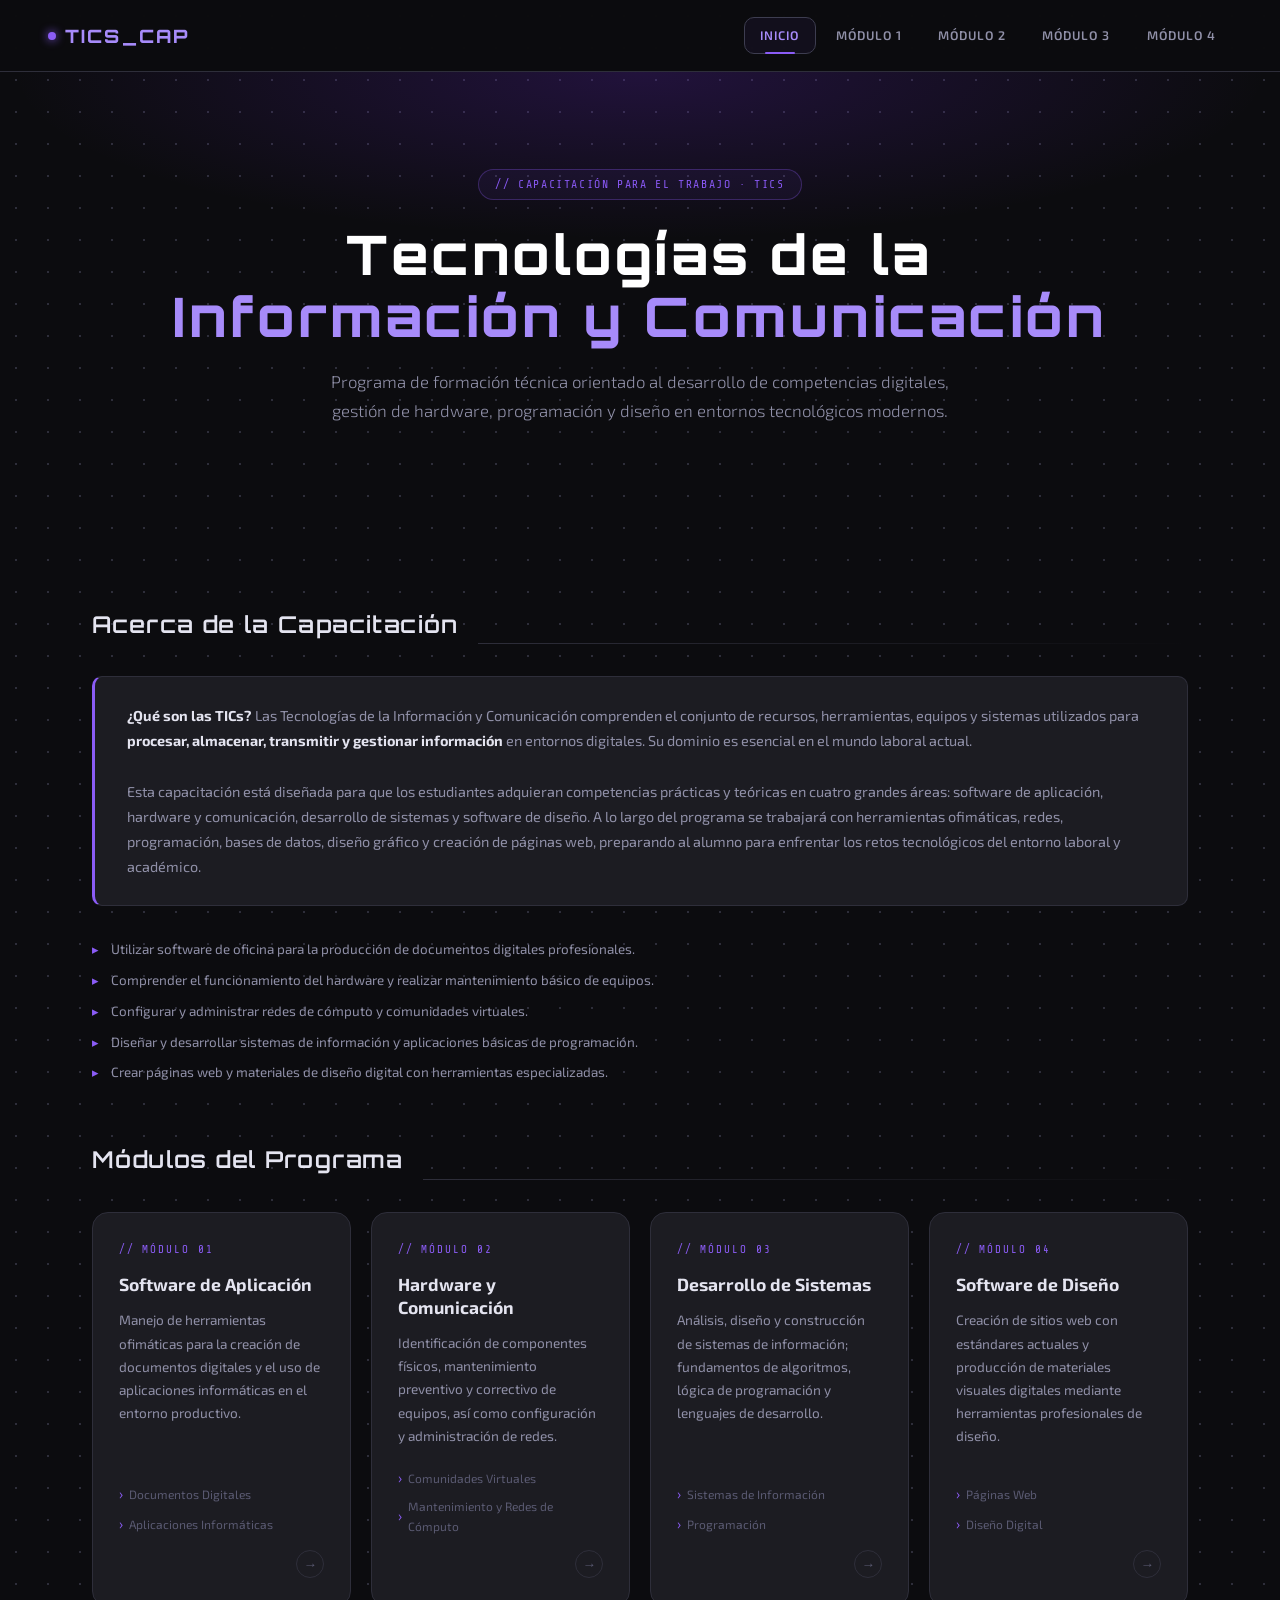
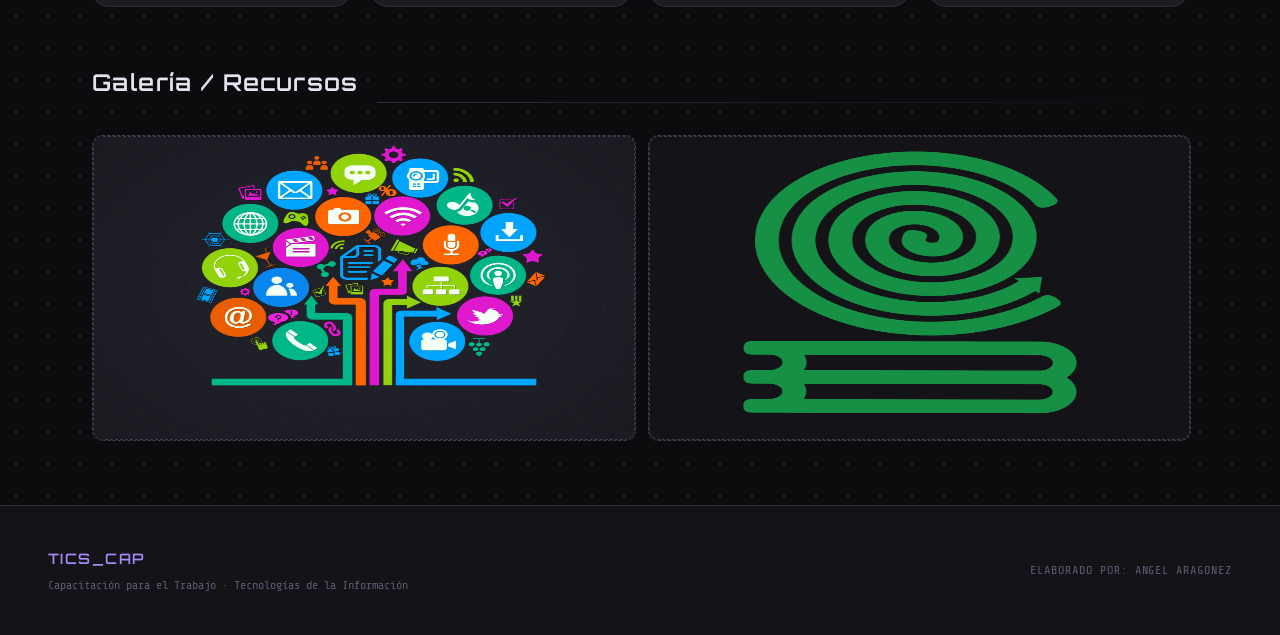
<file: index.html>
<!DOCTYPE html>
<html lang="es">
<head>
  <meta charset="UTF-8" />
  <meta name="viewport" content="width=device-width, initial-scale=1.0" />
  <title>Capacitación TICs — Inicio</title>
  <link rel="stylesheet" href="styles.css" />
</head>
<body>

  
  <header>
    <a class="header-logo" href="index.html">
      <span class="logo-dot"></span>
      TICS_CAP
    </a>
    <nav>
      <a href="index.html" class="active">Inicio</a>
      <a href="modulo1.html">Módulo 1</a>
      <a href="modulo2.html">Módulo 2</a>
      <a href="modulo3.html">Módulo 3</a>
      <a href="modulo4.html">Módulo 4</a>
    </nav>
  </header>

  
  <div class="hero">
    <div class="hero-tag">// Capacitación para el Trabajo · TICs</div>
    <h1>Tecnologías de la<br><span>Información y Comunicación</span></h1>
    <p class="hero-sub">
      Programa de formación técnica orientado al desarrollo de competencias digitales,
      gestión de hardware, programación y diseño en entornos tecnológicos modernos.
    </p>
    
  </div>

  
  <main>

    
    

    
    <div class="section-header">
      <h2>Acerca de la Capacitación</h2>
      <div class="line"></div>
    </div>

    <div class="intro-block">
      <strong>¿Qué son las TICs?</strong> Las Tecnologías de la Información y Comunicación
      comprenden el conjunto de recursos, herramientas, equipos y sistemas utilizados
      para <strong>procesar, almacenar, transmitir y gestionar información</strong> en
      entornos digitales. Su dominio es esencial en el mundo laboral actual.<br><br>

      Esta capacitación está diseñada para que los estudiantes adquieran competencias
      prácticas y teóricas en cuatro grandes áreas: software de aplicación, hardware y
      comunicación, desarrollo de sistemas y software de diseño. A lo largo del programa
      se trabajará con herramientas ofimáticas, redes, programación, bases de datos,
      diseño gráfico y creación de páginas web, preparando al alumno para enfrentar
      los retos tecnológicos del entorno laboral y académico.
    </div>

    <ul class="obj-list">
      <li>Utilizar software de oficina para la producción de documentos digitales profesionales.</li>
      <li>Comprender el funcionamiento del hardware y realizar mantenimiento básico de equipos.</li>
      <li>Configurar y administrar redes de cómputo y comunidades virtuales.</li>
      <li>Diseñar y desarrollar sistemas de información y aplicaciones básicas de programación.</li>
      <li>Crear páginas web y materiales de diseño digital con herramientas especializadas.</li>
    </ul>

    
    <div class="section-header">
      <h2>Módulos del Programa</h2>
      <div class="line"></div>
    </div>

    <div class="modules-grid">

      
      <a class="module-card" href="modulo1.html">
        <span class="module-num">// MÓDULO 01</span>
        <h3>Software de Aplicación</h3>
        <p>Manejo de herramientas ofimáticas para la creación de documentos digitales y el uso de aplicaciones informáticas en el entorno productivo.</p>
        <div class="subjects">
          <span class="subject-pill">Documentos Digitales</span>
          <span class="subject-pill">Aplicaciones Informáticas</span>
        </div>
        <span class="card-arrow">→</span>
      </a>

      
      <a class="module-card" href="modulo2.html">
        <span class="module-num">// MÓDULO 02</span>
        <h3>Hardware y Comunicación</h3>
        <p>Identificación de componentes físicos, mantenimiento preventivo y correctivo de equipos, así como configuración y administración de redes.</p>
        <div class="subjects">
          <span class="subject-pill">Comunidades Virtuales</span>
          <span class="subject-pill">Mantenimiento y Redes de Cómputo</span>
        </div>
        <span class="card-arrow">→</span>
      </a>

      
      <a class="module-card" href="modulo3.html">
        <span class="module-num">// MÓDULO 03</span>
        <h3>Desarrollo de Sistemas</h3>
        <p>Análisis, diseño y construcción de sistemas de información; fundamentos de algoritmos, lógica de programación y lenguajes de desarrollo.</p>
        <div class="subjects">
          <span class="subject-pill">Sistemas de Información</span>
          <span class="subject-pill">Programación</span>
        </div>
        <span class="card-arrow">→</span>
      </a>

      
      <a class="module-card" href="modulo4.html">
        <span class="module-num">// MÓDULO 04</span>
        <h3>Software de Diseño</h3>
        <p>Creación de sitios web con estándares actuales y producción de materiales visuales digitales mediante herramientas profesionales de diseño.</p>
        <div class="subjects">
          <span class="subject-pill">Páginas Web</span>
          <span class="subject-pill">Diseño Digital</span>
        </div>
        <span class="card-arrow">→</span>
      </a>

    </div>

    
    <div class="section-header">
      <h2>Galería / Recursos</h2>
      <div class="line"></div>
    </div>

    <div class="img-grid-2">
      <div class="img-slot">
        <img src="las-Tic-1024x819.png" class ="img-slot" />
        
      </div>
      <div class="img-slot">
        <img src="Logotipo_COBACH.png" class="img-slot" />
        
      </div>
    </div>

  </main>

  
  <footer>
    <div class="footer-left">
      <span class="footer-brand">TICS_CAP</span>
      <span class="footer-sub">Capacitación para el Trabajo · Tecnologías de la Información</span>
    </div>
    <div class="footer-author">
      <label for="nombre-index">Elaborado por: Angel Aragonez</label>
      
    </div>
  </footer>

</body>
</html>
</file>
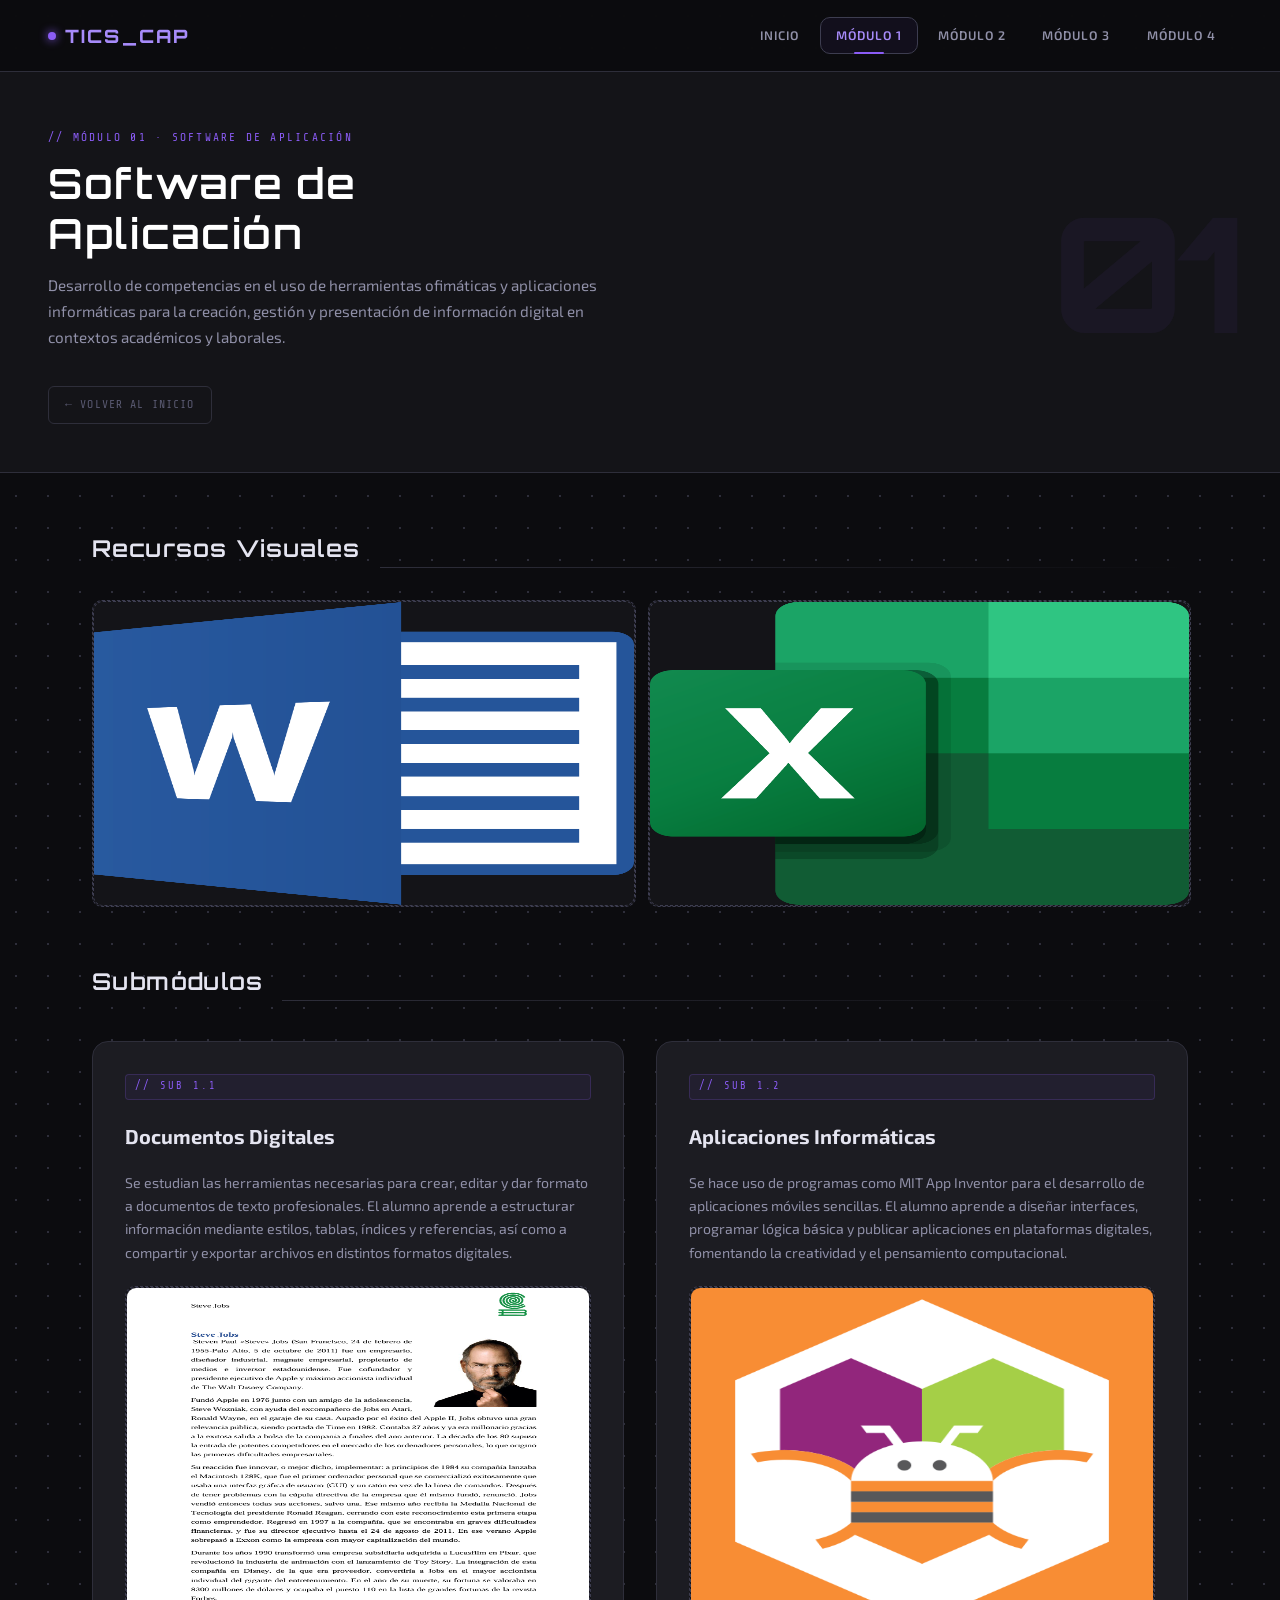
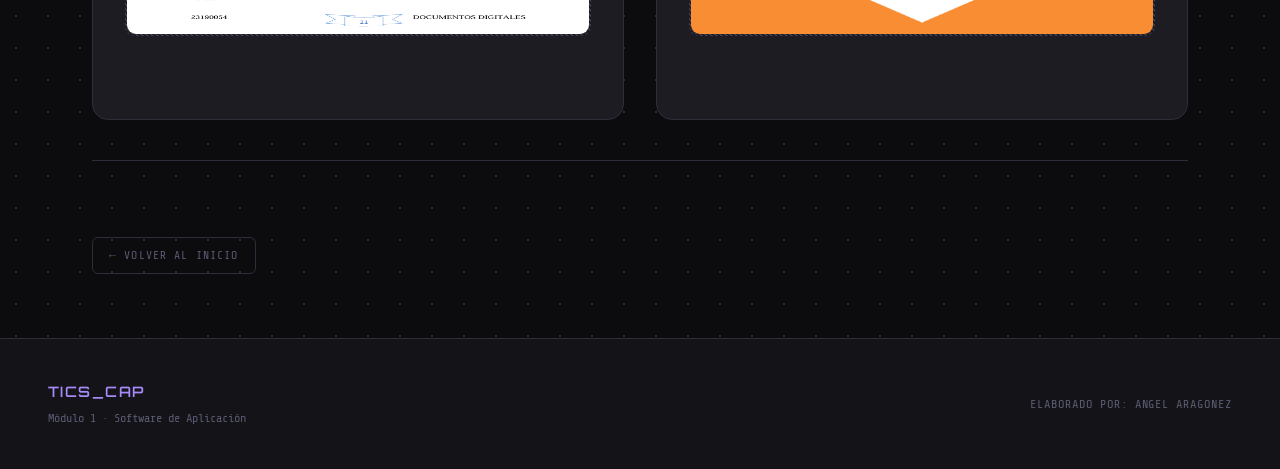
<file: modulo1.html>
<!DOCTYPE html>
<html lang="es">
<head>
  <meta charset="UTF-8" />
  <meta name="viewport" content="width=device-width, initial-scale=1.0" />
  <title>Módulo 1 — Software de Aplicación</title>
  <link rel="stylesheet" href="styles.css" />
</head>
<body>

  
  <header>
    <a class="header-logo" href="index.html">
      <span class="logo-dot"></span>
      TICS_CAP
    </a>
    <nav>
      <a href="index.html">Inicio</a>
      <a href="modulo1.html" class="active">Módulo 1</a>
      <a href="modulo2.html">Módulo 2</a>
      <a href="modulo3.html">Módulo 3</a>
      <a href="modulo4.html">Módulo 4</a>
    </nav>
  </header>

  
  <div class="module-hero" data-num="01">
    <span class="mh-tag">// Módulo 01 · Software de Aplicación</span>
    <h1>Software de<br>Aplicación</h1>
    <p>
      Desarrollo de competencias en el uso de herramientas ofimáticas y aplicaciones
      informáticas para la creación, gestión y presentación de información digital
      en contextos académicos y laborales.
    </p>
    <a class="back-link" href="index.html">← Volver al inicio</a>
  </div>

 
  <main>

    
    <div class="section-header">
      <h2>Recursos Visuales</h2>
      <div class="line"></div>
    </div>

    <div class="img-grid-2">
      <div class="img-slot">
        <img src="word.png" class="img-slot" />
        
      </div>
      <div class="img-slot">
        <img src="excel.png" class="img-slot" />
        
      </div>
    </div>

    
    <div class="section-header">
      <h2>Submódulos</h2>
      <div class="line"></div>
    </div>

    <div class="subjects-split">

      
      <div class="subject-block">
        <span class="subject-id">// SUB 1.1</span>
        <h2>Documentos Digitales</h2>
        <p>
          Se estudian las herramientas necesarias para crear, editar y dar formato a documentos
          de texto profesionales. El alumno aprende a estructurar información mediante estilos,
          tablas, índices y referencias, así como a compartir y exportar archivos en distintos
          formatos digitales.
        </p>

        
        <div class="img-slot small">
          <img src="documentos.png" class="img-slot small" />
          
        </div>

       
        <div class="weeks-section">
          

          
        </div>
      </div>

      
      <div class="subject-block">
        <span class="subject-id">// SUB 1.2</span>
        <h2>Aplicaciones Informáticas</h2>
        <p>
          Se hace uso de programas como MIT App Inventor para el desarrollo de aplicaciones móviles sencillas.
          El alumno aprende a diseñar interfaces, programar lógica básica y publicar aplicaciones en plataformas digitales,
          fomentando la creatividad y el pensamiento computacional.
        </p>

        
        <div class="img-slot small">
          <img src="MIT_app.png" class="img-slot small">
          
        </div>

        
        
      </div>

    </div>

    <hr class="divider" />
    <a class="back-link" href="index.html">← Volver al inicio</a>

  </main>

  
  <footer>
    <div class="footer-left">
      <span class="footer-brand">TICS_CAP</span>
      <span class="footer-sub">Módulo 1 · Software de Aplicación</span>
    </div>
    <div class="footer-author">
      <label for="nombre-m1">Elaborado por: Angel Aragonez</label>
      
    </div>
  </footer>

</body>
</html>
</file>
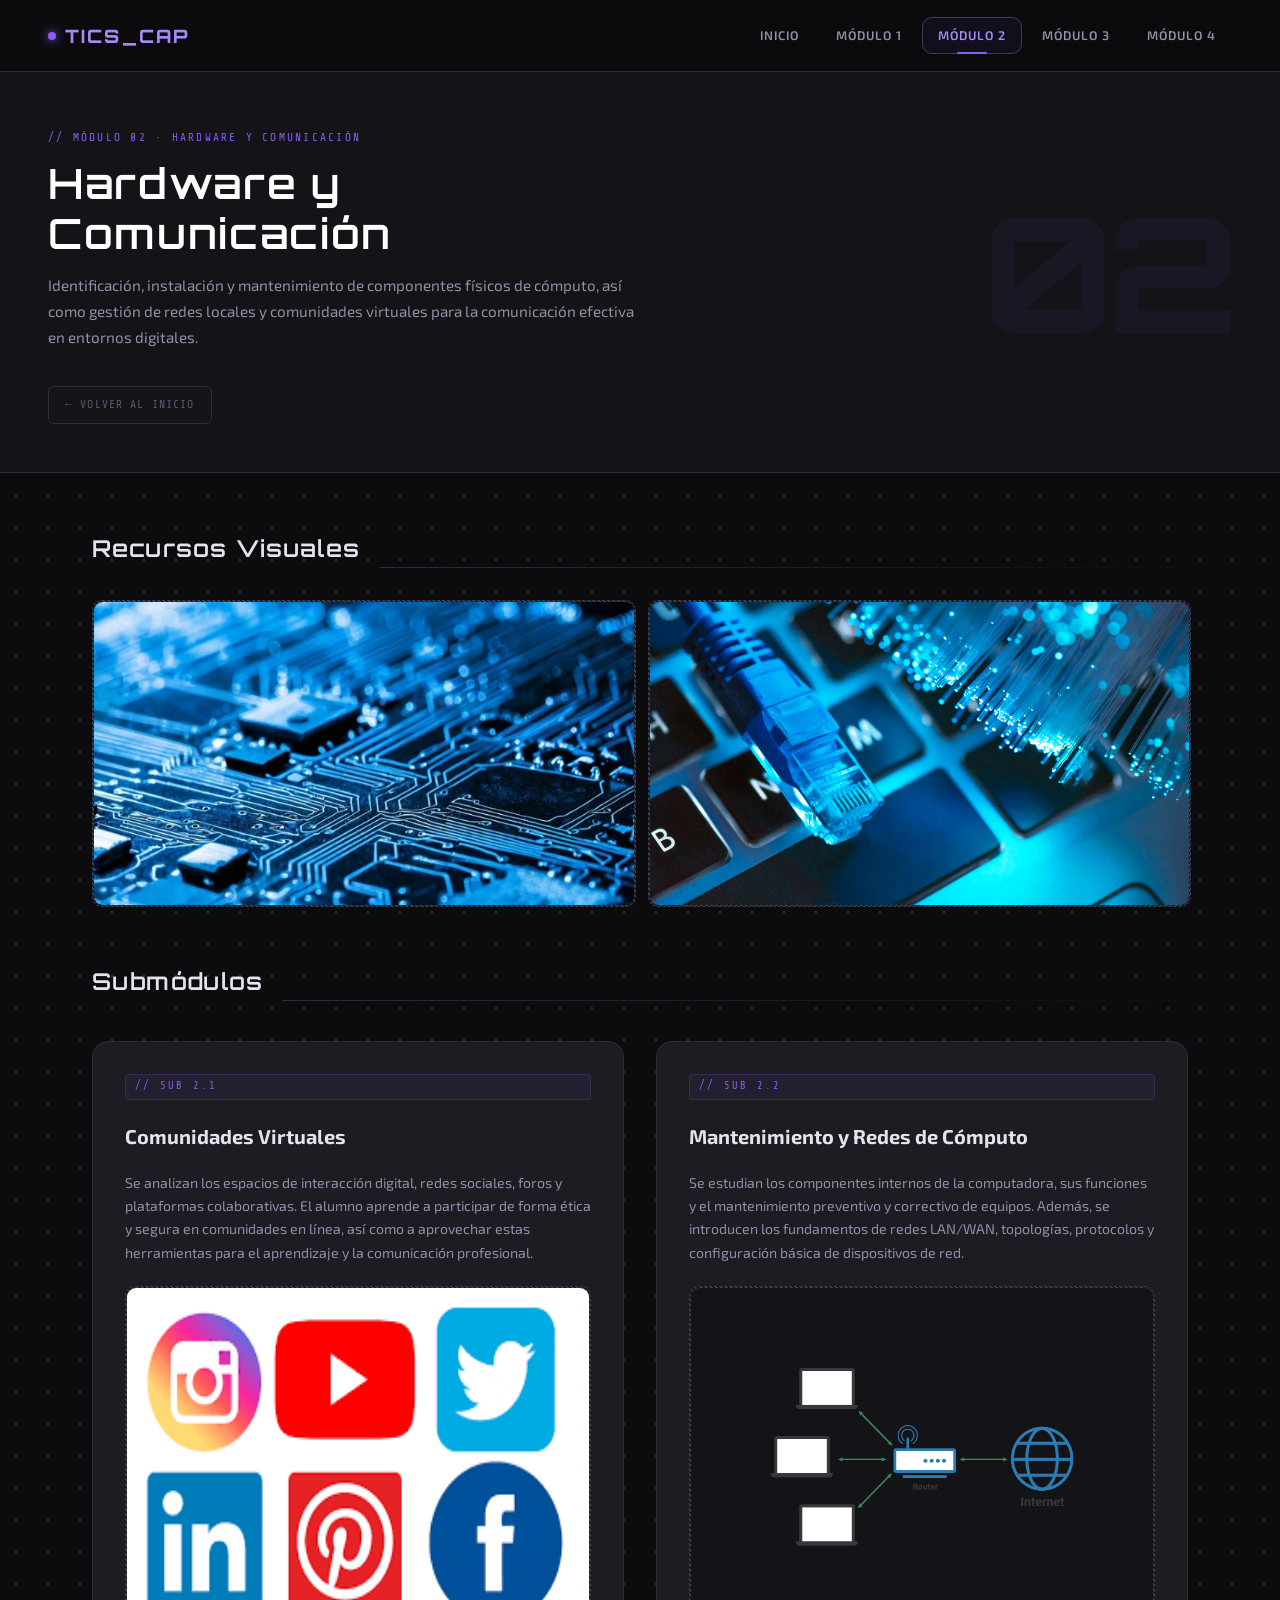
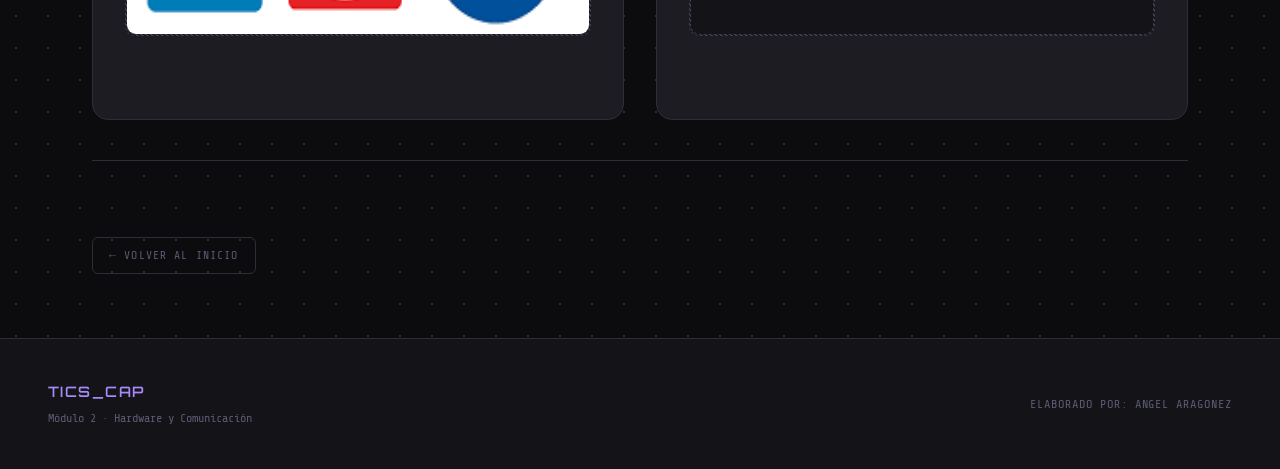
<file: modulo2.html>
<!DOCTYPE html>
<html lang="es">
<head>
  <meta charset="UTF-8" />
  <meta name="viewport" content="width=device-width, initial-scale=1.0" />
  <title>Módulo 2 — Hardware y Comunicación</title>
  <link rel="stylesheet" href="styles.css" />
</head>
<body>

  
  <header>
    <a class="header-logo" href="index.html">
      <span class="logo-dot"></span>
      TICS_CAP
    </a>
    <nav>
      <a href="index.html">Inicio</a>
      <a href="modulo1.html">Módulo 1</a>
      <a href="modulo2.html" class="active">Módulo 2</a>
      <a href="modulo3.html">Módulo 3</a>
      <a href="modulo4.html">Módulo 4</a>
    </nav>
  </header>

  
  <div class="module-hero" data-num="02">
    <span class="mh-tag">// Módulo 02 · Hardware y Comunicación</span>
    <h1>Hardware y<br>Comunicación</h1>
    <p>
      Identificación, instalación y mantenimiento de componentes físicos de cómputo,
      así como gestión de redes locales y comunidades virtuales para la comunicación
      efectiva en entornos digitales.
    </p>
    <a class="back-link" href="index.html">← Volver al inicio</a>
  </div>

 
  <main>

   
    <div class="section-header">
      <h2>Recursos Visuales</h2>
      <div class="line"></div>
    </div>

    <div class="img-grid-2">
      <div class="img-slot">
        <img src="hardware.jpg" class="img-slot" />
        
      </div>
      <div class="img-slot">
        <img src="redes.webp" class="img-slot" />
        
      </div>
    </div>

    
    <div class="section-header">
      <h2>Submódulos</h2>
      <div class="line"></div>
    </div>

    <div class="subjects-split">

      
      <div class="subject-block">
        <span class="subject-id">// SUB 2.1</span>
        <h2>Comunidades Virtuales</h2>
        <p>
          Se analizan los espacios de interacción digital, redes sociales, foros y
          plataformas colaborativas. El alumno aprende a participar de forma ética y
          segura en comunidades en línea, así como a aprovechar estas herramientas
          para el aprendizaje y la comunicación profesional.
        </p>

        
        <div class="img-slot small">
          <img src="redes sociales.png" class="img-slot small" />
          
        </div>

       
        <div class="weeks-section">
         
        </div>
      </div>

      
      <div class="subject-block">
        <span class="subject-id">// SUB 2.2</span>
        <h2>Mantenimiento y Redes de Cómputo</h2>
        <p>
          Se estudian los componentes internos de la computadora, sus funciones y el
          mantenimiento preventivo y correctivo de equipos. Además, se introducen los
          fundamentos de redes LAN/WAN, topologías, protocolos y configuración básica
          de dispositivos de red.
        </p>

        
        <div class="img-slot small">
          <img src="lan-diagrama.png" class="img-slot small" />
          
        </div>

        
        <div class="weeks-section">
          

            

          
        </div>
      </div>

    </div>

    <hr class="divider" />
    <a class="back-link" href="index.html">← Volver al inicio</a>

  </main>

  
  <footer>
    <div class="footer-left">
      <span class="footer-brand">TICS_CAP</span>
      <span class="footer-sub">Módulo 2 · Hardware y Comunicación</span>
    </div>
    <div class="footer-author">
      <label for="nombre-m2">Elaborado por: Angel Aragonez</label>
      
    </div>
  </footer>

</body>
</html>
</file>
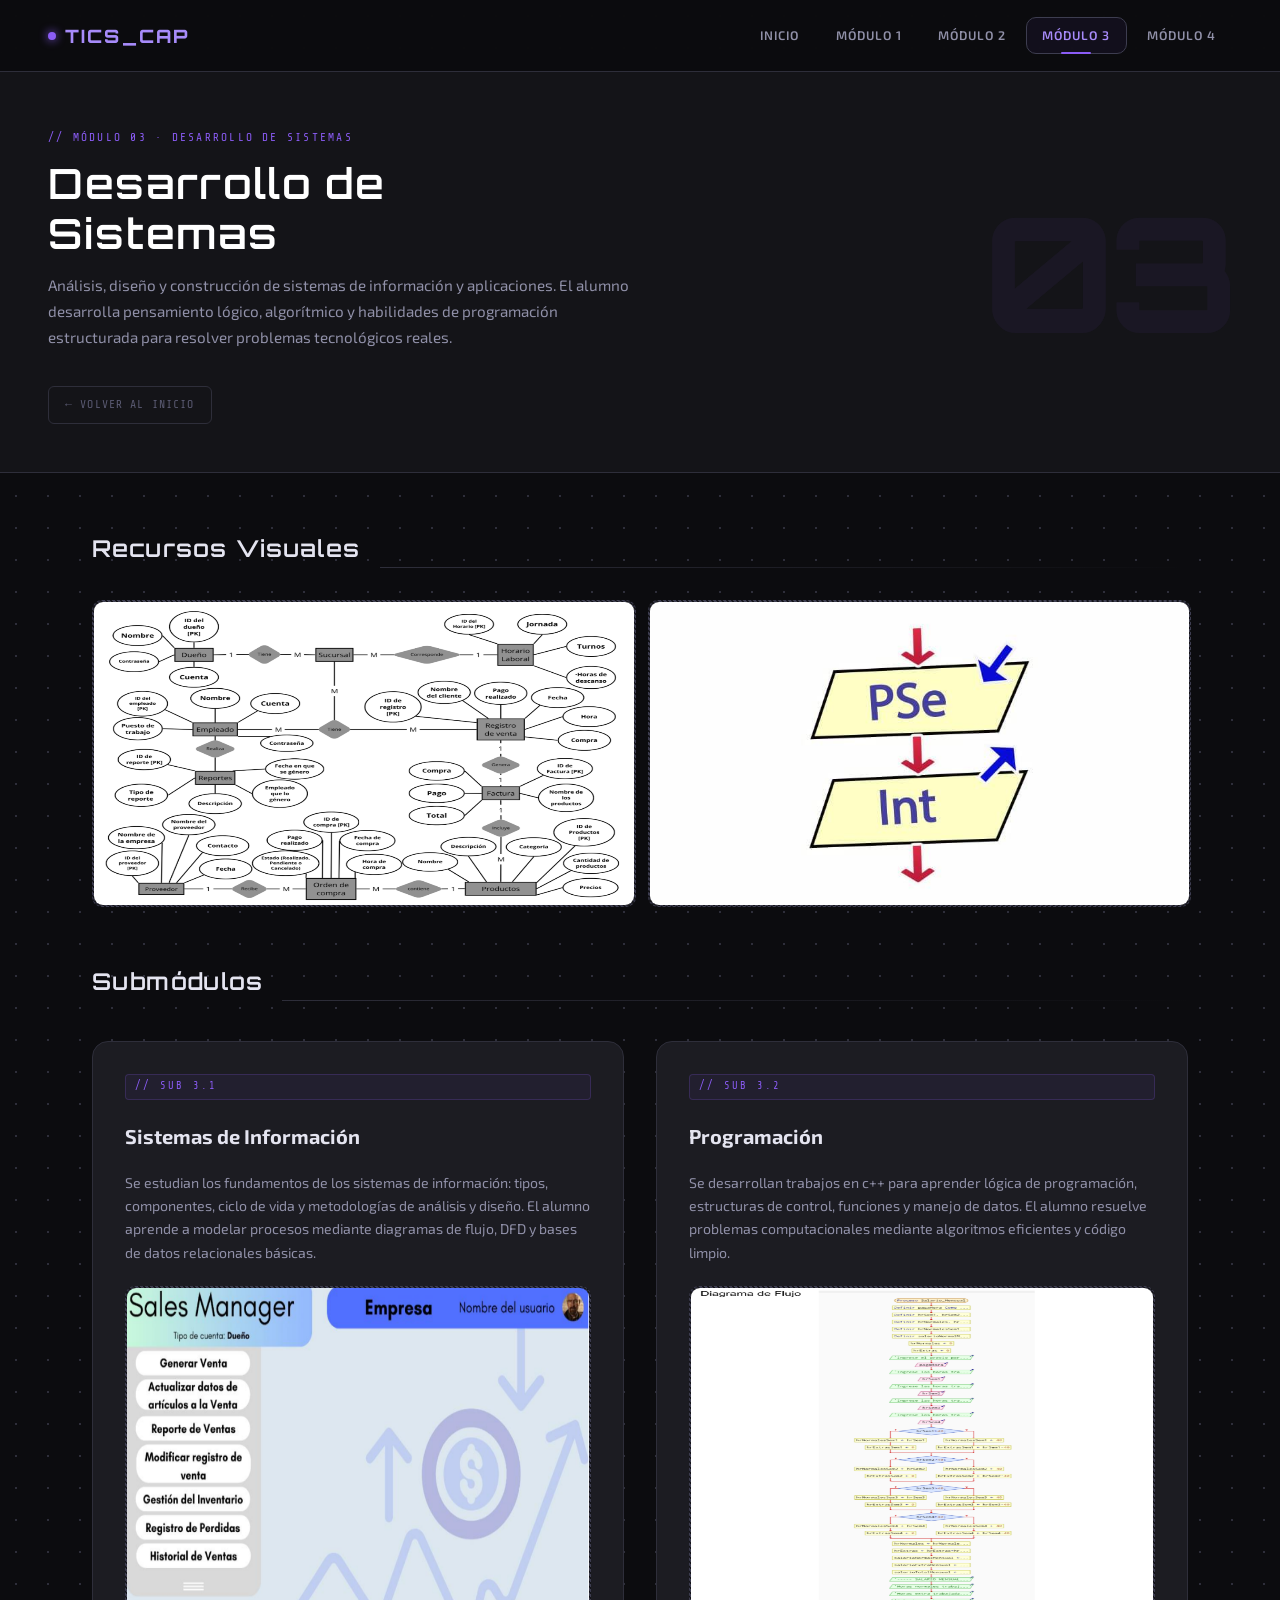
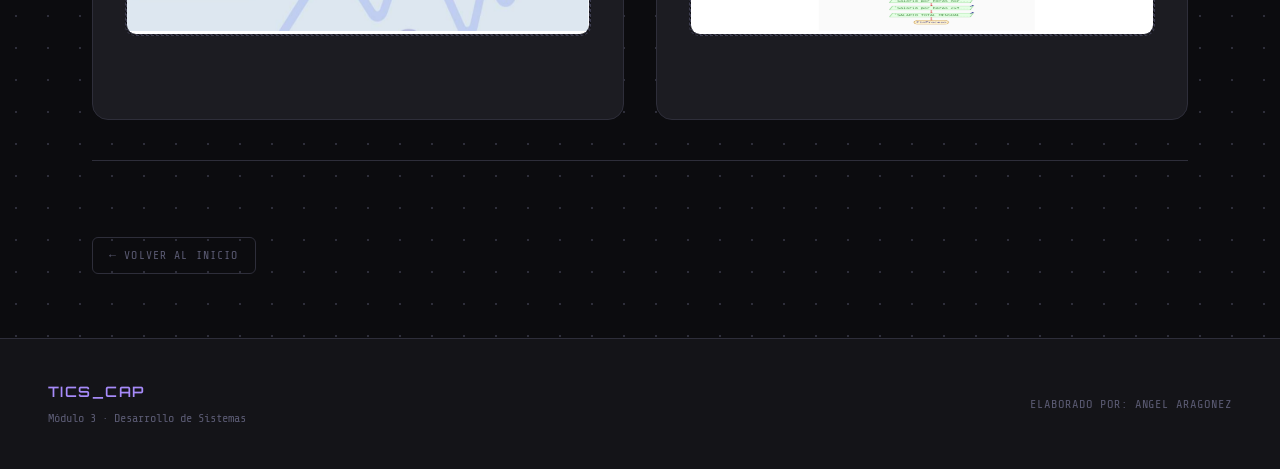
<file: modulo3.html>
<!DOCTYPE html>
<html lang="es">
<head>
  <meta charset="UTF-8" />
  <meta name="viewport" content="width=device-width, initial-scale=1.0" />
  <title>Módulo 3 — Desarrollo de Sistemas</title>
  <link rel="stylesheet" href="styles.css" />
</head>
<body>

  
  <header>
    <a class="header-logo" href="index.html">
      <span class="logo-dot"></span>
      TICS_CAP
    </a>
    <nav>
      <a href="index.html">Inicio</a>
      <a href="modulo1.html">Módulo 1</a>
      <a href="modulo2.html">Módulo 2</a>
      <a href="modulo3.html" class="active">Módulo 3</a>
      <a href="modulo4.html">Módulo 4</a>
    </nav>
  </header>

  
  <div class="module-hero" data-num="03">
    <span class="mh-tag">// Módulo 03 · Desarrollo de Sistemas</span>
    <h1>Desarrollo de<br>Sistemas</h1>
    <p>
      Análisis, diseño y construcción de sistemas de información y aplicaciones.
      El alumno desarrolla pensamiento lógico, algorítmico y habilidades de
      programación estructurada para resolver problemas tecnológicos reales.
    </p>
    <a class="back-link" href="index.html">← Volver al inicio</a>
  </div>

  
  <main>

    
    <div class="section-header">
      <h2>Recursos Visuales</h2>
      <div class="line"></div>
    </div>

    <div class="img-grid-2">
      <div class="img-slot">
        <img src="Modelo-IR.png" class="img-slot" />
        
      </div>
      <div class="img-slot">
        <img src="PSeint.jpg" class="img-slot" />
        
      </div>
    </div>

    
    <div class="section-header">
      <h2>Submódulos</h2>
      <div class="line"></div>
    </div>

    <div class="subjects-split">

      
      <div class="subject-block">
        <span class="subject-id">// SUB 3.1</span>
        <h2>Sistemas de Información</h2>
        <p>
          Se estudian los fundamentos de los sistemas de información: tipos, componentes,
          ciclo de vida y metodologías de análisis y diseño. El alumno aprende a modelar
          procesos mediante diagramas de flujo, DFD y bases de datos relacionales básicas.
        </p>

        
        <div class="img-slot small">
         <img src="SI.png" class="img-slot small" />
          
        </div>

        
        <div class="weeks-section">
          
        </div>
      </div>

      
      <div class="subject-block">
        <span class="subject-id">// SUB 3.2</span>
        <h2>Programación</h2>
        <p>
          Se desarrollan trabajos en c++ para aprender lógica de programación, estructuras de control, funciones y manejo de datos.
          El alumno resuelve problemas computacionales mediante algoritmos eficientes y código limpio.
        </p>

        
        <div class="img-slot small">
         <img src="flujo.png" class="img-slot small" />
          
        </div>

        <div class="weeks-section">
          
        
        </div>
      </div>

    </div>

    <hr class="divider" />
    <a class="back-link" href="index.html">← Volver al inicio</a>

  </main>

 
  <footer>
    <div class="footer-left">
      <span class="footer-brand">TICS_CAP</span>
      <span class="footer-sub">Módulo 3 · Desarrollo de Sistemas</span>
    </div>
    <div class="footer-author">
      <label for="nombre-m3">Elaborado por: Angel Aragonez</label>
     
    </div>
  </footer>

</body>
</html>
</file>
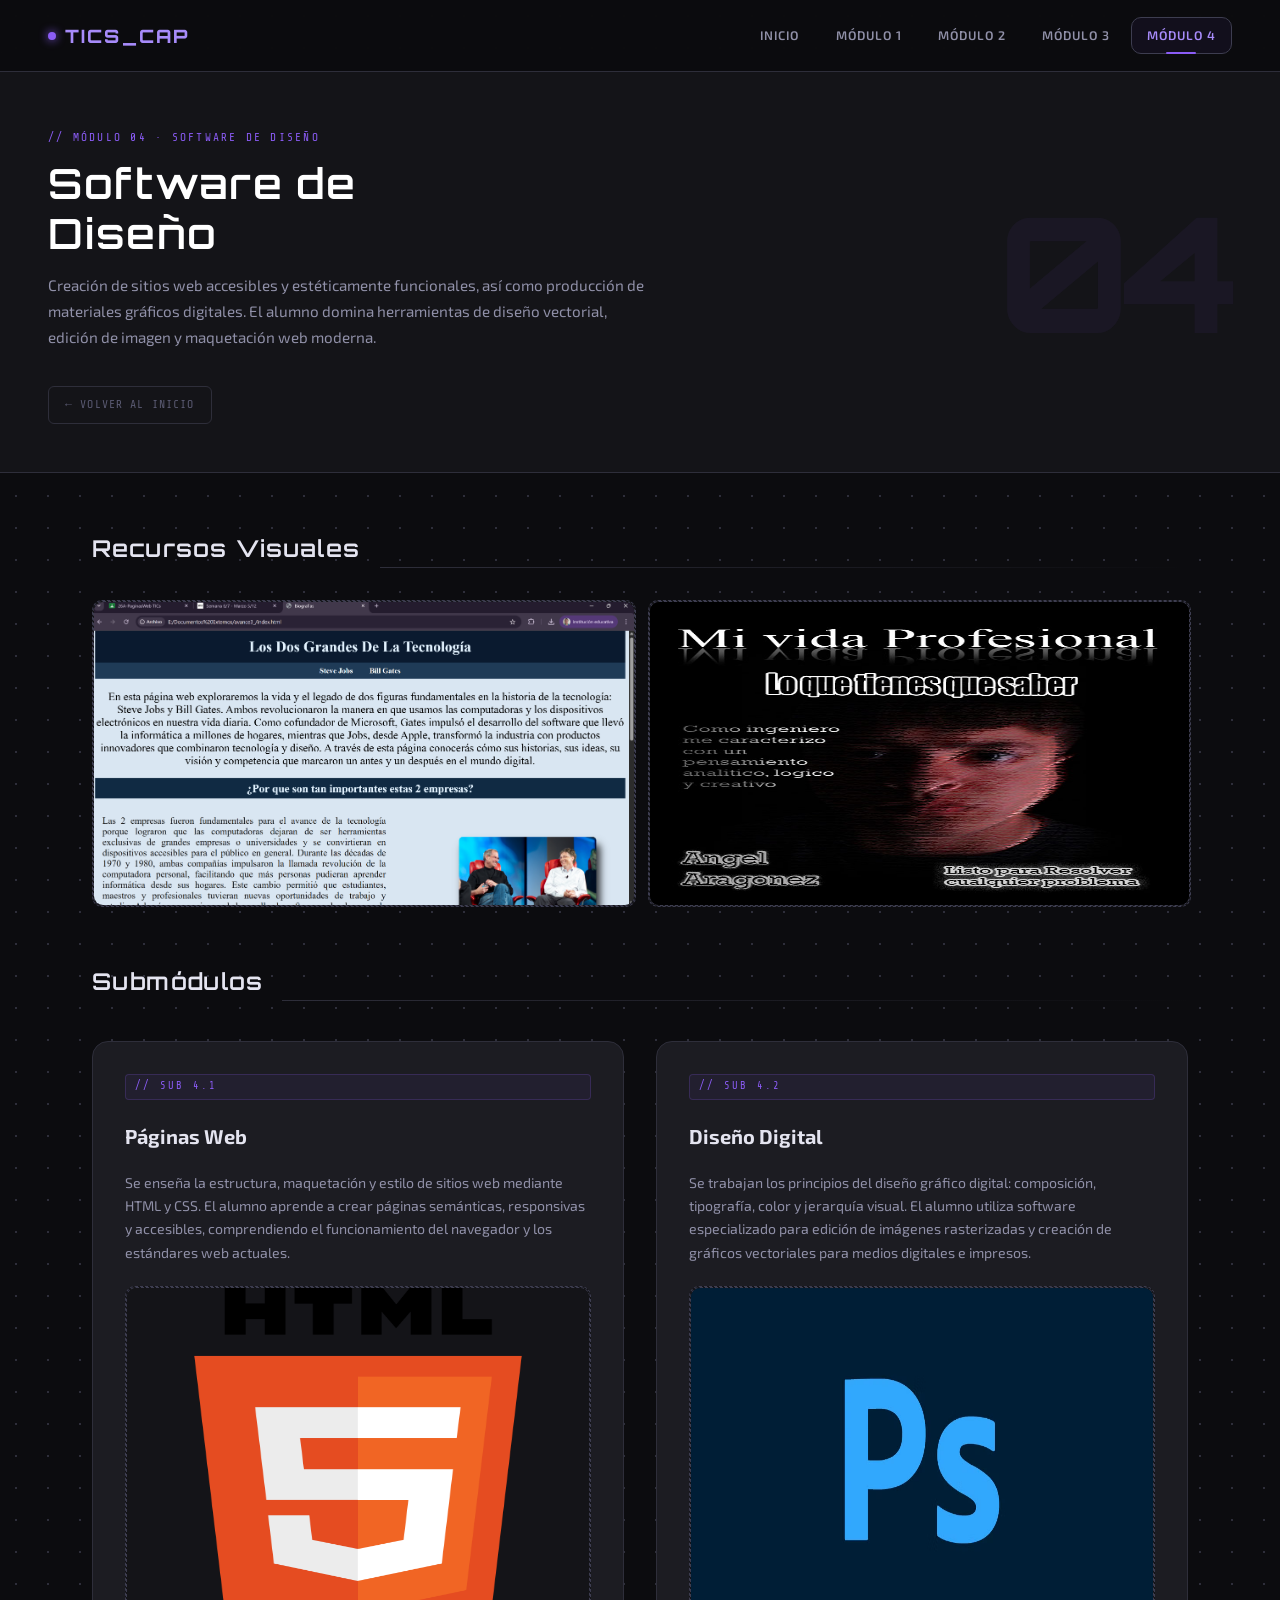
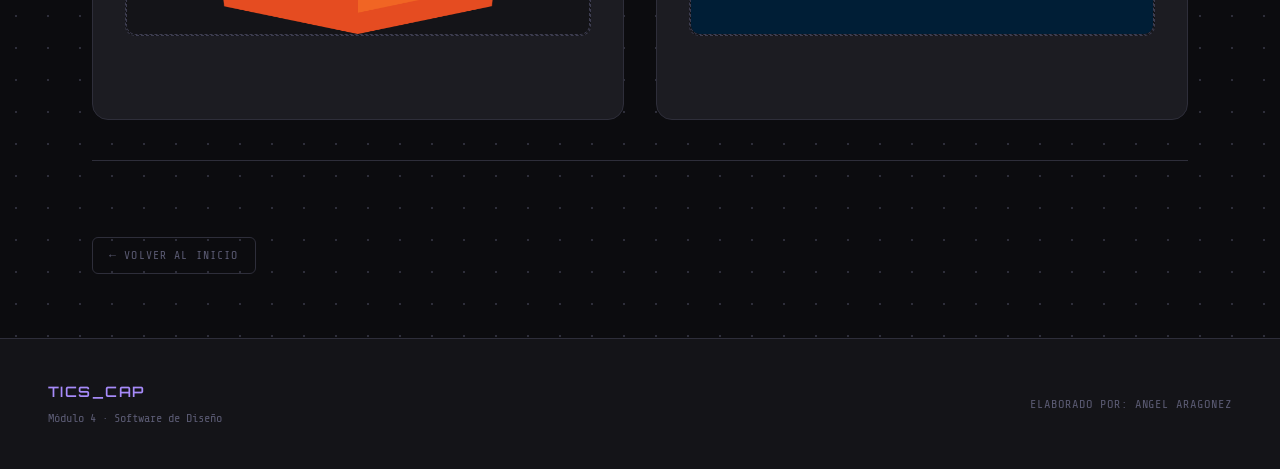
<file: modulo4.html>
<!DOCTYPE html>
<html lang="es">
<head>
  <meta charset="UTF-8" />
  <meta name="viewport" content="width=device-width, initial-scale=1.0" />
  <title>Módulo 4 — Software de Diseño</title>
  <link rel="stylesheet" href="styles.css" />
</head>
<body>

 
  <header>
    <a class="header-logo" href="index.html">
      <span class="logo-dot"></span>
      TICS_CAP
    </a>
    <nav>
      <a href="index.html">Inicio</a>
      <a href="modulo1.html">Módulo 1</a>
      <a href="modulo2.html">Módulo 2</a>
      <a href="modulo3.html">Módulo 3</a>
      <a href="modulo4.html" class="active">Módulo 4</a>
    </nav>
  </header>

 
  <div class="module-hero" data-num="04">
    <span class="mh-tag">// Módulo 04 · Software de Diseño</span>
    <h1>Software de<br>Diseño</h1>
    <p>
      Creación de sitios web accesibles y estéticamente funcionales, así como producción
      de materiales gráficos digitales. El alumno domina herramientas de diseño vectorial,
      edición de imagen y maquetación web moderna.
    </p>
    <a class="back-link" href="index.html">← Volver al inicio</a>
  </div>

  
  <main>

   
    <div class="section-header">
      <h2>Recursos Visuales</h2>
      <div class="line"></div>
    </div>

    <div class="img-grid-2">
      <div class="img-slot">
        <img src="PW.png" class="img-slot" />
        
      </div>
      <div class="img-slot">
        <img src="foto-edit.jpg" class="img-slot" />
        
      </div>
    </div>

   
    <div class="section-header">
      <h2>Submódulos</h2>
      <div class="line"></div>
    </div>

    <div class="subjects-split">

      
      <div class="subject-block">
        <span class="subject-id">// SUB 4.1</span>
        <h2>Páginas Web</h2>
        <p>
          Se enseña la estructura, maquetación y estilo de sitios web mediante HTML
          y CSS. El alumno aprende a crear páginas semánticas, responsivas y accesibles,
          comprendiendo el funcionamiento del navegador y los estándares web actuales.
        </p>

       
        <div class="img-slot small">
          <img src="HTML5_logo_and_wordmark.svg.png" class="img-slot small" />
         
        </div>

        
        <div class="weeks-section">
         
          
        </div>
      </div>

      
      <div class="subject-block">
        <span class="subject-id">// SUB 4.2</span>
        <h2>Diseño Digital</h2>
        <p>
          Se trabajan los principios del diseño gráfico digital: composición, tipografía,
          color y jerarquía visual. El alumno utiliza software especializado para edición
          de imágenes rasterizadas y creación de gráficos vectoriales para medios digitales
          e impresos.
        </p>

       
        <div class="img-slot small">
          <img src="Photoshop.avif" class="img-slot small" />
          
        </div>

       
        <div class="weeks-section">
          
        
        </div>
      </div>

    </div>

    <hr class="divider" />
    <a class="back-link" href="index.html">← Volver al inicio</a>

  </main>

 
  <footer>
    <div class="footer-left">
      <span class="footer-brand">TICS_CAP</span>
      <span class="footer-sub">Módulo 4 · Software de Diseño</span>
    </div>
    <div class="footer-author">
      <label for="nombre-m4">Elaborado por: Angel Aragonez</label>
      
    </div>
  </footer>

</body>
</html>
</file>
<file: styles.css>
@import url('https://fonts.googleapis.com/css2?family=Orbitron:wght@400;600;800&family=Exo+2:wght@300;400;600;700&family=Share+Tech+Mono&display=swap');


:root {
  --bg:          #0c0c0f;
  --surface:     #141418;
  --card:        #1c1c22;
  --card-hover:  #23232b;
  --border:      #2e2e3a;
  --border-light:#3d3d50;

  --txt-primary:  #e4e4f0;
  --txt-secondary:#9090a8;
  --txt-muted:    #5a5a72;

  --purple:       #8b5cf6;
  --purple-dark:  #6d28d9;
  --purple-light: #a78bfa;
  --purple-glow:  rgba(139, 92, 246, 0.18);
  --purple-faint: rgba(139, 92, 246, 0.06);

  --header-h: 72px;
  --radius:   10px;
  --radius-lg:16px;

  --font-display: 'Orbitron', sans-serif;
  --font-heading: 'Exo 2', sans-serif;
  --font-mono:    'Share Tech Mono', monospace;
  --font-body:    'Exo 2', sans-serif;
}


*, *::before, *::after { box-sizing: border-box; margin: 0; padding: 0; }

html { scroll-behavior: smooth; }

body {
  background: var(--bg);
  color: var(--txt-primary);
  font-family: var(--font-body);
  font-size: 16px;
  line-height: 1.7;
  min-height: 100vh;
  display: flex;
  flex-direction: column;
 
  background-image:
    radial-gradient(circle, #2e2e3a 1px, transparent 1px);
  background-size: 32px 32px;
}


header {
  position: sticky;
  top: 0;
  z-index: 100;
  height: var(--header-h);
  background: rgba(12, 12, 15, 0.92);
  backdrop-filter: blur(14px);
  -webkit-backdrop-filter: blur(14px);
  border-bottom: 1px solid var(--border);
  display: flex;
  align-items: center;
  justify-content: space-between;
  padding: 0 3rem;
  gap: 2rem;
}

.header-logo {
  font-family: var(--font-display);
  font-size: 1.15rem;
  font-weight: 800;
  letter-spacing: 0.12em;
  color: var(--purple-light);
  text-decoration: none;
  display: flex;
  align-items: center;
  gap: 0.55rem;
  white-space: nowrap;
  flex-shrink: 0;
}

.header-logo .logo-dot {
  width: 8px; height: 8px;
  border-radius: 50%;
  background: var(--purple);
  box-shadow: 0 0 10px var(--purple);
  animation: pulse-dot 2.4s ease-in-out infinite;
}

@keyframes pulse-dot {
  0%, 100% { opacity: 1; transform: scale(1); }
  50%       { opacity: 0.5; transform: scale(0.7); }
}

nav {
  display: flex;
  align-items: center;
  gap: 0.25rem;
}

nav a {
  font-family: var(--font-heading);
  font-size: 0.78rem;
  font-weight: 600;
  letter-spacing: 0.08em;
  text-transform: uppercase;
  color: var(--txt-secondary);
  text-decoration: none;
  padding: 0.45rem 0.95rem;
  border-radius: var(--radius);
  border: 1px solid transparent;
  transition: all 0.22s ease;
  position: relative;
}

nav a:hover,
nav a.active {
  color: var(--purple-light);
  border-color: var(--border-light);
  background: var(--purple-faint);
}

nav a.active::after {
  content: '';
  position: absolute;
  bottom: -1px; left: 50%;
  transform: translateX(-50%);
  width: 30px; height: 2px;
  background: var(--purple);
  border-radius: 2px;
}


.hero {
  position: relative;
  padding: 6rem 3rem 5rem;
  text-align: center;
  overflow: hidden;
}

.hero::before {
  content: '';
  position: absolute;
  inset: 0;
  background: radial-gradient(ellipse 70% 50% at 50% 0%, rgba(109,40,217,.22) 0%, transparent 70%);
  pointer-events: none;
}

.hero-tag {
  display: inline-block;
  font-family: var(--font-mono);
  font-size: 0.72rem;
  color: var(--purple);
  background: var(--purple-faint);
  border: 1px solid rgba(139,92,246,.3);
  border-radius: 20px;
  padding: 0.3rem 1rem;
  letter-spacing: 0.14em;
  margin-bottom: 1.4rem;
  text-transform: uppercase;
}

.hero h1 {
  font-family: var(--font-display);
  font-size: clamp(2rem, 5vw, 3.4rem);
  font-weight: 800;
  letter-spacing: 0.06em;
  line-height: 1.15;
  color: #fff;
  margin-bottom: 1.2rem;
}

.hero h1 span { color: var(--purple-light); }

.hero-sub {
  max-width: 640px;
  margin: 0 auto 2.8rem;
  font-size: 1.05rem;
  color: var(--txt-secondary);
  font-weight: 300;
}

.hero-badges {
  display: flex;
  justify-content: center;
  flex-wrap: wrap;
  gap: 0.75rem;
  margin-bottom: 3rem;
}

.badge {
  display: flex;
  align-items: center;
  gap: 0.4rem;
  background: var(--card);
  border: 1px solid var(--border);
  border-radius: 8px;
  padding: 0.45rem 1rem;
  font-size: 0.8rem;
  color: var(--txt-secondary);
}

.badge .badge-icon { color: var(--purple); font-size: 1rem; }


main {
  flex: 1;
  width: 100%;
  max-width: 1160px;
  margin: 0 auto;
  padding: 0 2rem 4rem;
}


.section-header {
  margin: 3.5rem 0 2rem;
  display: flex;
  align-items: flex-end;
  gap: 1.2rem;
}

.section-header h2 {
  font-family: var(--font-display);
  font-size: 1.45rem;
  font-weight: 600;
  color: var(--txt-primary);
  letter-spacing: 0.06em;
}

.section-header .line {
  flex: 1;
  height: 1px;
  background: linear-gradient(to right, var(--border), transparent);
}

.section-label {
  font-family: var(--font-mono);
  font-size: 0.68rem;
  color: var(--purple);
  letter-spacing: 0.2em;
  text-transform: uppercase;
  margin-bottom: 0.5rem;
  display: block;
}


.modules-grid {
  display: grid;
  grid-template-columns: repeat(auto-fit, minmax(250px, 1fr));
  gap: 1.25rem;
}

.module-card {
  background: var(--card);
  border: 1px solid var(--border);
  border-radius: var(--radius-lg);
  padding: 1.8rem 1.6rem;
  text-decoration: none;
  color: inherit;
  display: flex;
  flex-direction: column;
  gap: 0.8rem;
  transition: all 0.25s ease;
  position: relative;
  overflow: hidden;
}

.module-card::before {
  content: '';
  position: absolute;
  top: 0; left: 0; right: 0;
  height: 3px;
  background: linear-gradient(90deg, var(--purple-dark), var(--purple-light));
  opacity: 0;
  transition: opacity 0.25s;
}

.module-card:hover {
  background: var(--card-hover);
  border-color: var(--border-light);
  transform: translateY(-3px);
  box-shadow: 0 12px 32px rgba(0,0,0,.5), 0 0 0 1px var(--purple-glow);
}

.module-card:hover::before { opacity: 1; }

.module-num {
  font-family: var(--font-mono);
  font-size: 0.68rem;
  color: var(--purple);
  letter-spacing: 0.18em;
  text-transform: uppercase;
}

.module-card h3 {
  font-family: var(--font-heading);
  font-size: 1.1rem;
  font-weight: 700;
  color: var(--txt-primary);
  line-height: 1.3;
}

.module-card p {
  font-size: 0.85rem;
  color: var(--txt-secondary);
  flex: 1;
}

.module-card .subjects {
  display: flex;
  flex-direction: column;
  gap: 0.35rem;
  margin-top: 0.4rem;
}

.subject-pill {
  display: flex;
  align-items: center;
  gap: 0.4rem;
  font-size: 0.75rem;
  color: var(--txt-muted);
}

.subject-pill::before {
  content: '›';
  color: var(--purple);
  font-size: 0.9rem;
}

.card-arrow {
  align-self: flex-end;
  width: 28px; height: 28px;
  border-radius: 50%;
  border: 1px solid var(--border);
  display: flex; align-items: center; justify-content: center;
  font-size: 0.85rem;
  color: var(--txt-muted);
  transition: all 0.2s;
}

.module-card:hover .card-arrow {
  background: var(--purple);
  border-color: var(--purple);
  color: #fff;
}


.info-grid {
  display: grid;
  grid-template-columns: repeat(auto-fit, minmax(200px, 1fr));
  gap: 1rem;
}

.info-card {
  background: var(--card);
  border: 1px solid var(--border);
  border-radius: var(--radius);
  padding: 1.4rem;
}

.info-card .ic-value {
  font-family: var(--font-display);
  font-size: 2rem;
  font-weight: 800;
  color: var(--purple-light);
  letter-spacing: 0.04em;
}

.info-card .ic-label {
  font-size: 0.82rem;
  color: var(--txt-secondary);
  margin-top: 0.2rem;
}


.module-hero {
  background: var(--surface);
  border-bottom: 1px solid var(--border);
  padding: 3.5rem 3rem 3rem;
  position: relative;
  overflow: hidden;
}

.module-hero::after {
  content: attr(data-num);
  position: absolute;
  right: 3rem; top: 50%;
  transform: translateY(-50%);
  font-family: var(--font-display);
  font-size: 10rem;
  font-weight: 800;
  color: rgba(139,92,246,.06);
  letter-spacing: -0.05em;
  pointer-events: none;
  user-select: none;
}

.module-hero .mh-tag {
  font-family: var(--font-mono);
  font-size: 0.7rem;
  color: var(--purple);
  letter-spacing: 0.2em;
  text-transform: uppercase;
  margin-bottom: 0.75rem;
  display: block;
}

.module-hero h1 {
  font-family: var(--font-display);
  font-size: clamp(1.6rem, 4vw, 2.6rem);
  font-weight: 600;
  color: #fff;
  letter-spacing: 0.04em;
  line-height: 1.2;
  margin-bottom: 0.9rem;
}

.module-hero p {
  max-width: 600px;
  color: var(--txt-secondary);
  font-size: 0.95rem;
}


.subjects-split {
  display: grid;
  grid-template-columns: 1fr 1fr;
  gap: 2rem;
  margin-top: 2.5rem;
}

@media (max-width: 768px) {
  .subjects-split { grid-template-columns: 1fr; }
}

.subject-block {
  background: var(--card);
  border: 1px solid var(--border);
  border-radius: var(--radius-lg);
  padding: 2rem;
  display: flex;
  flex-direction: column;
  gap: 1.4rem;
}

.subject-block:hover {
  border-color: rgba(139,92,246,.4);
  box-shadow: 0 0 0 1px var(--purple-glow), 0 8px 28px rgba(0,0,0,.4);
}

.subject-id {
  font-family: var(--font-mono);
  font-size: 0.65rem;
  color: var(--purple);
  letter-spacing: 0.22em;
  text-transform: uppercase;
  background: var(--purple-faint);
  border: 1px solid rgba(139,92,246,.2);
  border-radius: 4px;
  padding: 0.2rem 0.55rem;
  display: inline-block;
}

.subject-block h2 {
  font-family: var(--font-heading);
  font-size: 1.25rem;
  font-weight: 700;
  color: var(--txt-primary);
  line-height: 1.3;
}

.subject-block > p {
  font-size: 0.88rem;
  color: var(--txt-secondary);
  line-height: 1.65;
}


.img-slot {
  width: 100%;
  aspect-ratio: 16/9;
  background: var(--surface);
  border: 1px dashed var(--border-light);
  border-radius: var(--radius);
  display: flex;
  flex-direction: column;
  align-items: center;
  justify-content: center;
  gap: 0.45rem;
  color: var(--txt-muted);
  font-size: 0.75rem;
  font-family: var(--font-mono);
  letter-spacing: 0.06em;
  transition: border-color 0.2s;
}

.img-slot:hover { border-color: var(--purple); }

.img-slot svg {
  width: 28px; height: 28px;
  stroke: var(--txt-muted);
}

.img-slot.small {
  aspect-ratio: 4/3;
}

.img-grid-2 {
  display: grid;
  grid-template-columns: 1fr 1fr;
  gap: 0.75rem;
}


.weeks-section {
  margin-top: 1.8rem;
}

.weeks-section h3 {
  font-family: var(--font-heading);
  font-size: 0.95rem;
  font-weight: 600;
  color: var(--txt-secondary);
  text-transform: uppercase;
  letter-spacing: 0.1em;
  margin-bottom: 1rem;
  padding-bottom: 0.5rem;
  border-bottom: 1px solid var(--border);
}

.week-list {
  display: flex;
  flex-direction: column;
  gap: 0.6rem;
}

.week-item {
  display: grid;
  grid-template-columns: 80px 1fr;
  gap: 0.75rem;
  align-items: start;
}

.week-label {
  font-family: var(--font-mono);
  font-size: 0.65rem;
  color: var(--purple);
  letter-spacing: 0.1em;
  padding-top: 0.12rem;
  text-transform: uppercase;
  background: var(--purple-faint);
  border: 1px solid rgba(139,92,246,.18);
  border-radius: 4px;
  padding: 0.18rem 0.4rem;
  text-align: center;
  white-space: nowrap;
}

.week-desc {
  font-size: 0.82rem;
  color: var(--txt-secondary);
  line-height: 1.55;
}

.week-desc strong {
  color: var(--txt-primary);
  font-weight: 600;
}


.back-link {
  display: inline-flex;
  align-items: center;
  gap: 0.5rem;
  font-family: var(--font-mono);
  font-size: 0.72rem;
  letter-spacing: 0.1em;
  text-transform: uppercase;
  color: var(--txt-muted);
  text-decoration: none;
  margin: 2.2rem 0 0;
  padding: 0.5rem 1rem;
  border: 1px solid var(--border);
  border-radius: 6px;
  transition: all 0.2s;
}

.back-link:hover {
  color: var(--purple-light);
  border-color: var(--purple);
  background: var(--purple-faint);
}


footer {
  background: var(--surface);
  border-top: 1px solid var(--border);
  padding: 2.5rem 3rem;
  display: flex;
  align-items: center;
  justify-content: space-between;
  flex-wrap: wrap;
  gap: 1.5rem;
}

.footer-left {
  display: flex;
  flex-direction: column;
  gap: 0.3rem;
}

.footer-brand {
  font-family: var(--font-display);
  font-size: 0.9rem;
  font-weight: 600;
  color: var(--purple-light);
  letter-spacing: 0.1em;
}

.footer-sub {
  font-size: 0.75rem;
  color: var(--txt-muted);
  font-family: var(--font-mono);
}

.footer-author {
  display: flex;
  align-items: center;
  gap: 1rem;
}

.footer-author label {
  font-size: 0.75rem;
  color: var(--txt-muted);
  font-family: var(--font-mono);
  letter-spacing: 0.08em;
  text-transform: uppercase;
  white-space: nowrap;
}

.footer-author input {
  background: var(--card);
  border: 1px solid var(--border);
  border-radius: 6px;
  color: var(--txt-primary);
  font-family: var(--font-body);
  font-size: 0.85rem;
  padding: 0.45rem 0.9rem;
  width: 220px;
  outline: none;
  transition: border-color 0.2s;
}

.footer-author input:focus {
  border-color: var(--purple);
  box-shadow: 0 0 0 2px var(--purple-glow);
}

.footer-author input::placeholder {
  color: var(--txt-muted);
}


.divider {
  border: none;
  border-top: 1px solid var(--border);
  margin: 2.5rem 0;
}


.intro-block {
  background: var(--card);
  border: 1px solid var(--border);
  border-left: 3px solid var(--purple);
  border-radius: var(--radius);
  padding: 1.6rem 2rem;
  margin-bottom: 2rem;
  font-size: 0.9rem;
  color: var(--txt-secondary);
  line-height: 1.75;
}

.intro-block strong { color: var(--txt-primary); }


.obj-list {
  list-style: none;
  display: flex;
  flex-direction: column;
  gap: 0.5rem;
  margin-top: 0.8rem;
}

.obj-list li {
  font-size: 0.84rem;
  color: var(--txt-secondary);
  padding-left: 1.2rem;
  position: relative;
}

.obj-list li::before {
  content: '▸';
  position: absolute;
  left: 0;
  color: var(--purple);
}


@media (max-width: 900px) {
  header { padding: 0 1.5rem; }
  .hero  { padding: 4rem 1.5rem 3rem; }
  .module-hero { padding: 2.5rem 1.5rem 2rem; }
  footer { padding: 2rem 1.5rem; }
  main   { padding: 0 1.2rem 3rem; }
}

@media (max-width: 600px) {
  nav a { font-size: 0.7rem; padding: 0.4rem 0.65rem; }
  .header-logo { font-size: 0.95rem; }
  footer { flex-direction: column; }
  .footer-author input { width: 100%; }
}
</file>
